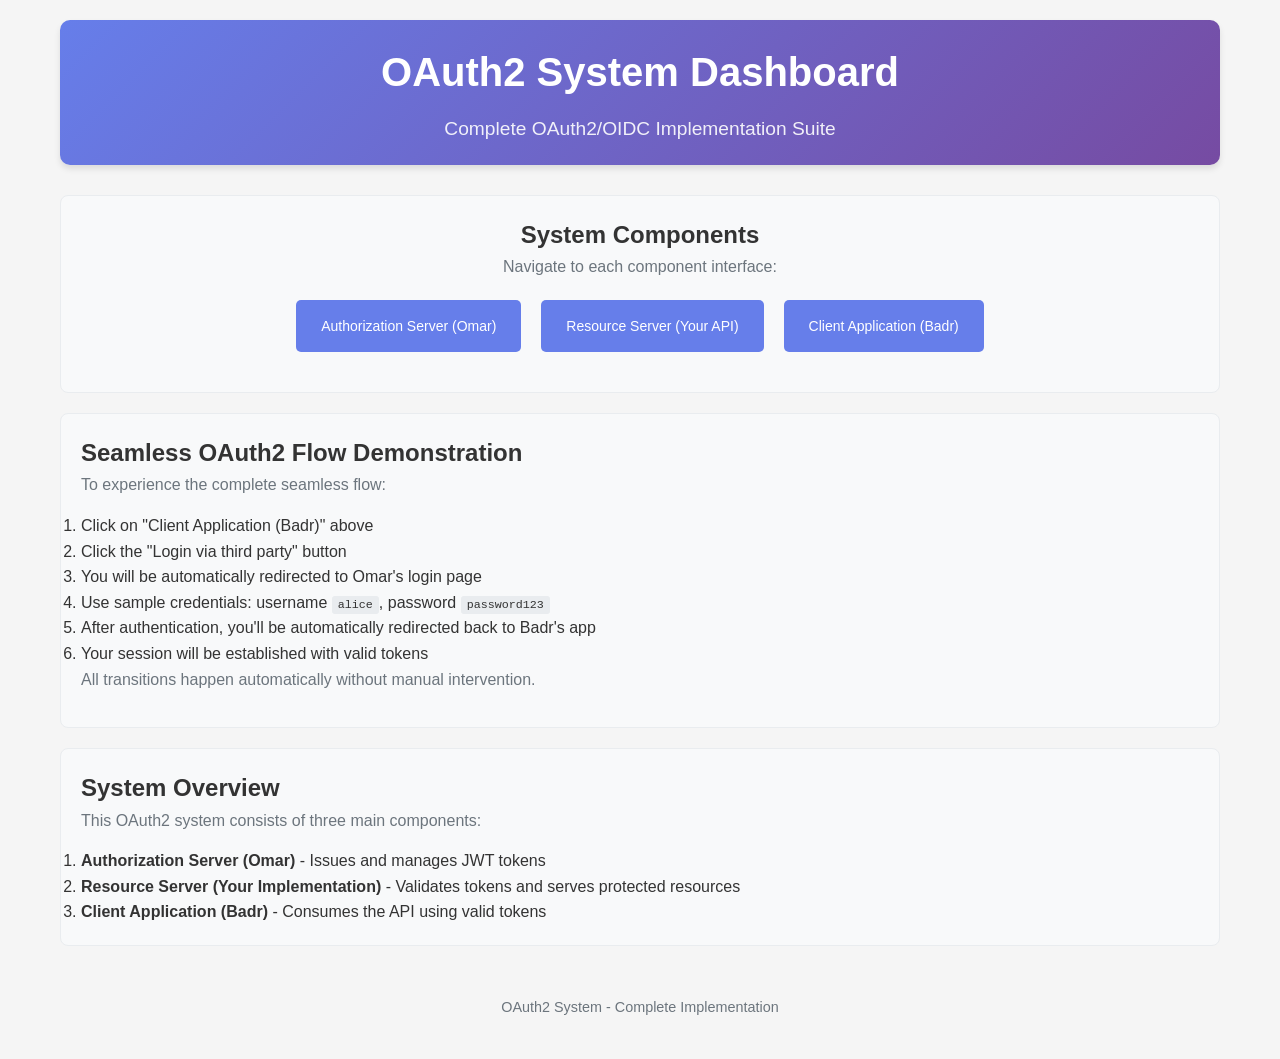
<file: frontend/index.html>
<!DOCTYPE html>
<html lang="en">
<head>
    <meta charset="UTF-8">
    <meta name="viewport" content="width=device-width, initial-scale=1.0">
    <title>OAuth2 System Dashboard</title>
    <link rel="stylesheet" href="styles.css">
    <link rel="stylesheet" href="static/css/index.css">
</head>
<body>
    <div class="container">
        <header>
            <h1>OAuth2 System Dashboard</h1>
            <p>Complete OAuth2/OIDC Implementation Suite</p>
        </header>

        <div class="endpoint-card centered-content">
            <h2>System Components</h2>
            <p>Navigate to each component interface:</p>
            <div class="flex-container">
                <a href="omar_auth_server.html" class="api-btn api-btn-large">Authorization Server (Omar)</a>
                <a href="resource_server.html" class="api-btn api-btn-large">Resource Server (Your API)</a>
                <a href="badr_client_app.html" class="api-btn api-btn-large">Client Application (Badr)</a>
            </div>
        </div>

        <div class="endpoint-card">
            <h2>Seamless OAuth2 Flow Demonstration</h2>
            <p>To experience the complete seamless flow:</p>
            <ol>
                <li>Click on "Client Application (Badr)" above</li>
                <li>Click the "Login via third party" button</li>
                <li>You will be automatically redirected to Omar's login page</li>
                <li>Use sample credentials: username <code>alice</code>, password <code>password123</code></li>
                <li>After authentication, you'll be automatically redirected back to Badr's app</li>
                <li>Your session will be established with valid tokens</li>
            </ol>
            <p>All transitions happen automatically without manual intervention.</p>
        </div>

        <div class="endpoint-card">
            <h2>System Overview</h2>
            <p>This OAuth2 system consists of three main components:</p>
            <ol>
                <li><strong>Authorization Server (Omar)</strong> - Issues and manages JWT tokens</li>
                <li><strong>Resource Server (Your Implementation)</strong> - Validates tokens and serves protected resources</li>
                <li><strong>Client Application (Badr)</strong> - Consumes the API using valid tokens</li>
            </ol>
        </div>

        <footer>
            <p>OAuth2 System - Complete Implementation</p>
        </footer>
    </div>

    <script src="static/js/index.js"></script>
</body>
</html>
</file>
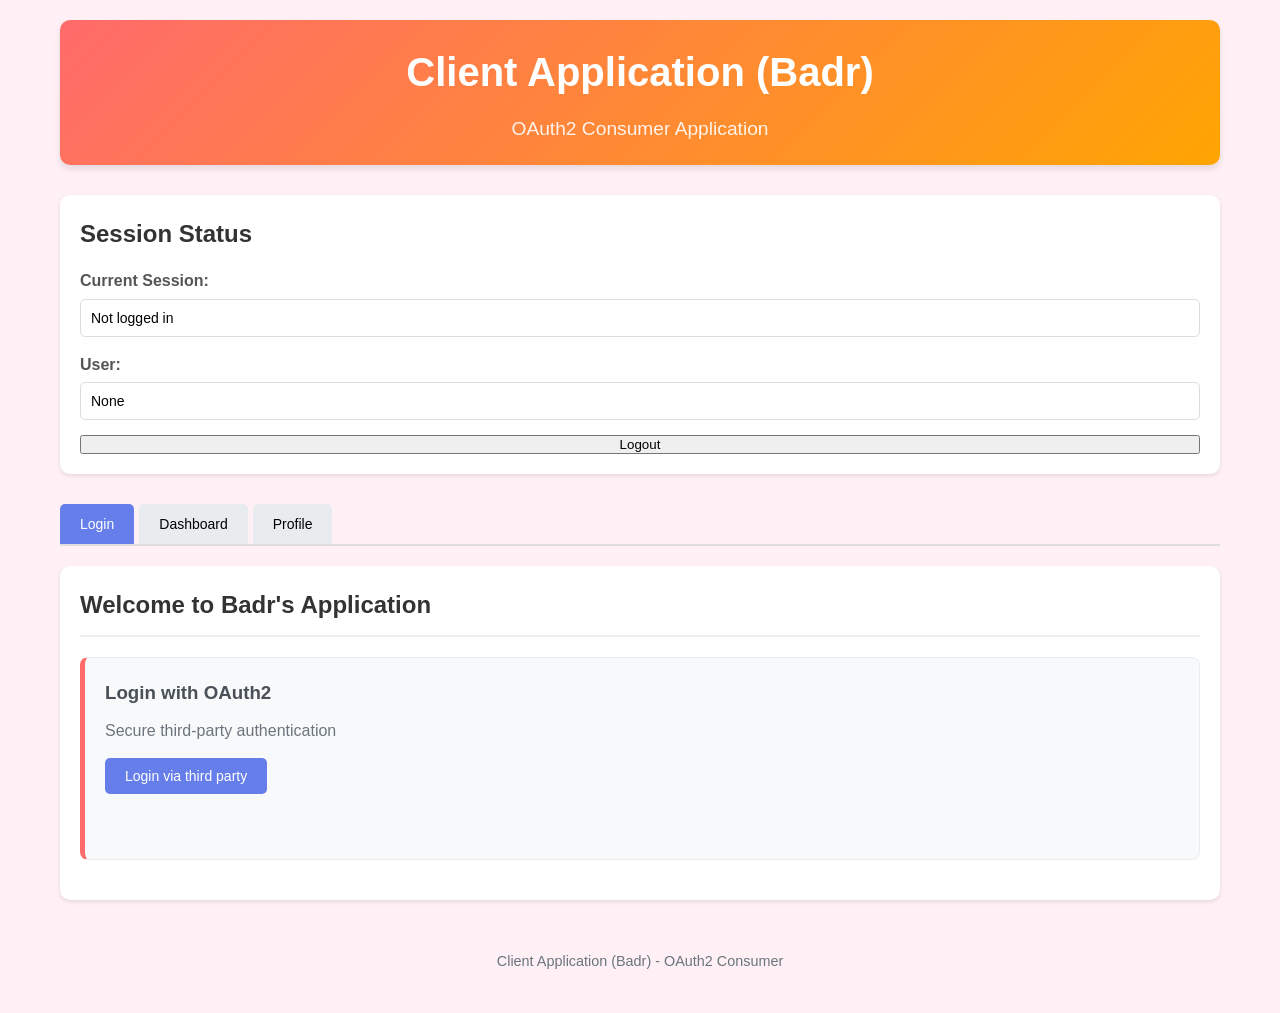
<file: frontend/badr_client_app.html>
<!DOCTYPE html>
<html lang="en">
<head>
    <meta charset="UTF-8">
    <meta name="viewport" content="width=device-width, initial-scale=1.0">
    <title>Client Application (Badr)</title>
    <link rel="stylesheet" href="styles.css">
    <link rel="stylesheet" href="static/css/badr_client_app.css">
</head>
<body>
    <div class="container">
        <header>
            <h1>Client Application (Badr)</h1>
            <p>OAuth2 Consumer Application</p>
        </header>

        <div class="token-section">
            <h2>Session Status</h2>
            <div class="token-inputs">
                <div>
                    <label for="sessionStatus">Current Session:</label>
                    <input type="text" id="sessionStatus" value="Not logged in" readonly>
                </div>
                <div>
                    <label for="userName">User:</label>
                    <input type="text" id="userName" value="None" readonly>
                </div>
                <button id="logoutBtn" onclick="logout()">Logout</button>
            </div>
        </div>

        <div class="tabs">
            <button class="tab-button active" data-tab="login">Login</button>
            <button class="tab-button" data-tab="dashboard">Dashboard</button>
            <button class="tab-button" data-tab="profile">Profile</button>
        </div>

        <div class="tab-content">
            <!-- Login Tab -->
            <div id="login" class="tab-pane active">
                <h2>Welcome to Badr's Application</h2>
                
                <div class="endpoint-card card">
                    <h3>Login with OAuth2</h3>
                    <p>Secure third-party authentication</p>
                    <button class="api-btn" onclick="loginWithOAuth2()" id="loginButton">Login via third party</button>
                    <div class="result" id="login-result"></div>
                </div>
            </div>

            <!-- Dashboard Tab -->
            <div id="dashboard" class="tab-pane">
                <h2>User Dashboard</h2>
                
                <div class="endpoint-card card">
                    <h3>Your Orders</h3>
                    <p>View your recent orders</p>
                    <button class="api-btn" onclick="loadOrders()">Load Orders</button>
                    <div class="result" id="orders-result"></div>
                </div>

                <div class="endpoint-card card">
                    <h3>Create New Order</h3>
                    <p>Place a new order</p>
                    <div class="form-group">
                        <input type="text" id="productName" placeholder="Product Name">
                        <input type="number" id="productAmount" placeholder="Amount" step="0.01">
                        <button class="api-btn" onclick="createOrder()">Create Order</button>
                    </div>
                    <div class="result" id="create-order-result"></div>
                </div>
            </div>

            <!-- Profile Tab -->
            <div id="profile" class="tab-pane">
                <h2>User Profile</h2>
                
                <div class="endpoint-card card">
                    <h3>Profile Information</h3>
                    <p>Your account details</p>
                    <button class="api-btn" onclick="loadProfile()">Load Profile</button>
                    <div class="result" id="profile-result"></div>
                </div>
            </div>
        </div>

        <footer>
            <p>Client Application (Badr) - OAuth2 Consumer</p>
        </footer>
    </div>

    <script src="static/js/badr_client_app.js"></script>
</body>
</html>
</file>
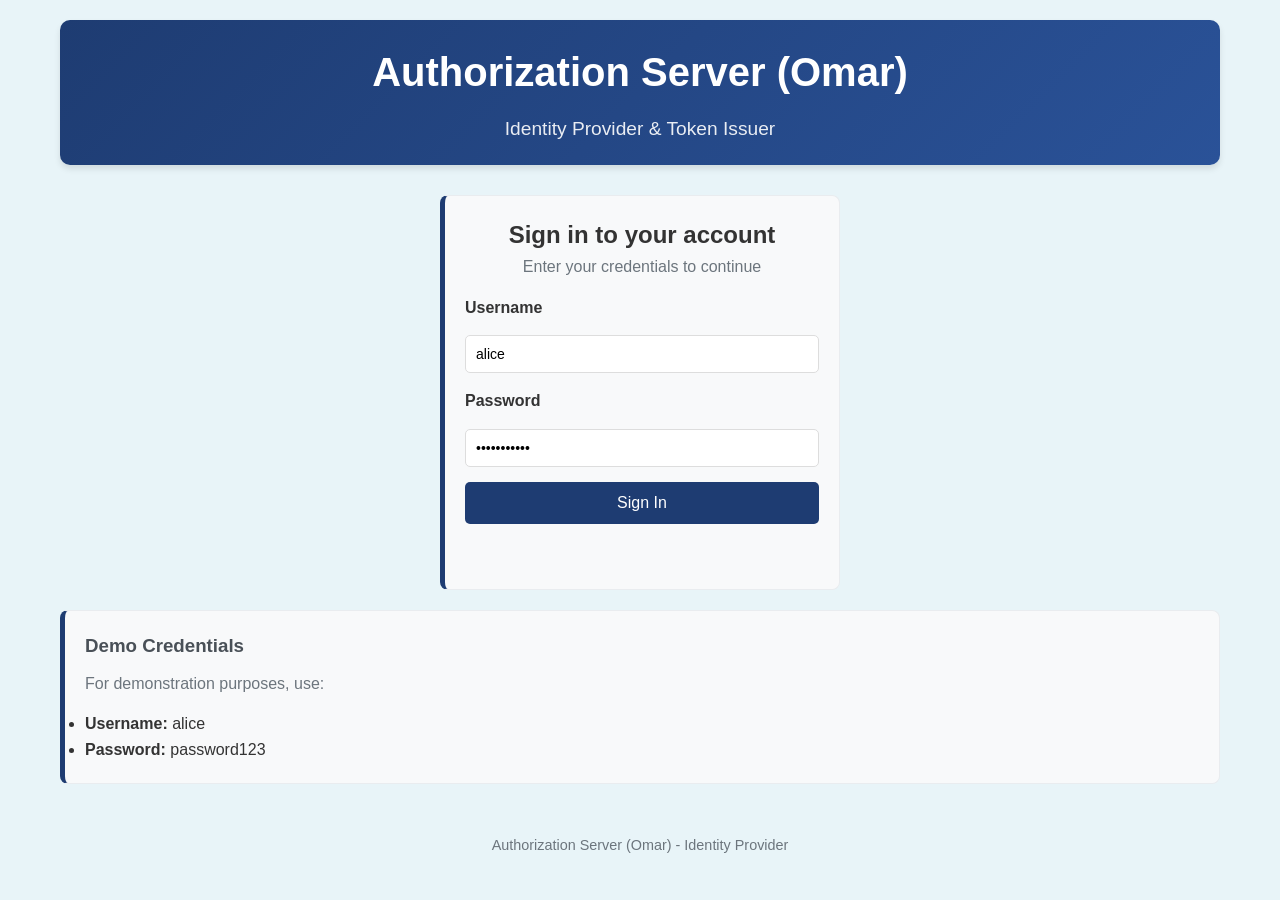
<file: frontend/omar_auth_server.html>
<!DOCTYPE html>
<html lang="en">
<head>
    <meta charset="UTF-8">
    <meta name="viewport" content="width=device-width, initial-scale=1.0">
    <title>Authorization Server (Omar)</title>
    <link rel="stylesheet" href="styles.css">
    <link rel="stylesheet" href="static/css/omar_auth_server.css">
</head>
<body>
    <div class="container">
        <header>
            <h1>Authorization Server (Omar)</h1>
            <p>Identity Provider & Token Issuer</p>
        </header>

        <div id="loginSection">
            <div class="endpoint-card card login-form">
                <h2 class="text-center">Sign in to your account</h2>
                <p class="text-center text-gray">Enter your credentials to continue</p>
                
                <div class="form-group">
                    <label for="username">Username</label>
                    <input type="text" id="username" placeholder="Enter your username" value="alice">
                </div>
                
                <div class="form-group">
                    <label for="password">Password</label>
                    <input type="password" id="password" placeholder="Enter your password" value="password123">
                </div>
                
                <button class="login-btn" onclick="authenticateUser()">Sign In</button>
                
                <div class="result" id="auth-result" style="margin-top: 15px;"></div>
            </div>
            
            <div class="endpoint-card card" style="margin-top: 20px;">
                <h3>Demo Credentials</h3>
                <p>For demonstration purposes, use:</p>
                <ul>
                    <li><strong>Username:</strong> alice</li>
                    <li><strong>Password:</strong> password123</li>
                </ul>
            </div>
        </div>

        <div id="consentSection" class="hidden">
            <div class="endpoint-card card">
                <h2>Authorize Application</h2>
                <p>The application <strong>Badr Client App</strong> wants to access your account:</p>
                
                <div class="consent-permission-box">
                    <h4>Requested Permissions:</h4>
                    <ul>
                        <li>View your profile information</li>
                        <li>View your orders</li>
                        <li>Create new orders</li>
                    </ul>
                </div>
                
                <div class="consent-buttons-container">
                    <button class="api-btn consent-allow-btn" onclick="grantConsent()">Allow</button>
                    <button class="api-btn consent-deny-btn" onclick="denyConsent()">Deny</button>
                </div>
                
                <div class="result margin-top-15" id="consent-result"></div>
            </div>
        </div>

        <footer>
            <p>Authorization Server (Omar) - Identity Provider</p>
        </footer>
    </div>

    <script src="static/js/omar_auth_server.js"></script>
</body>
</html>
</file>
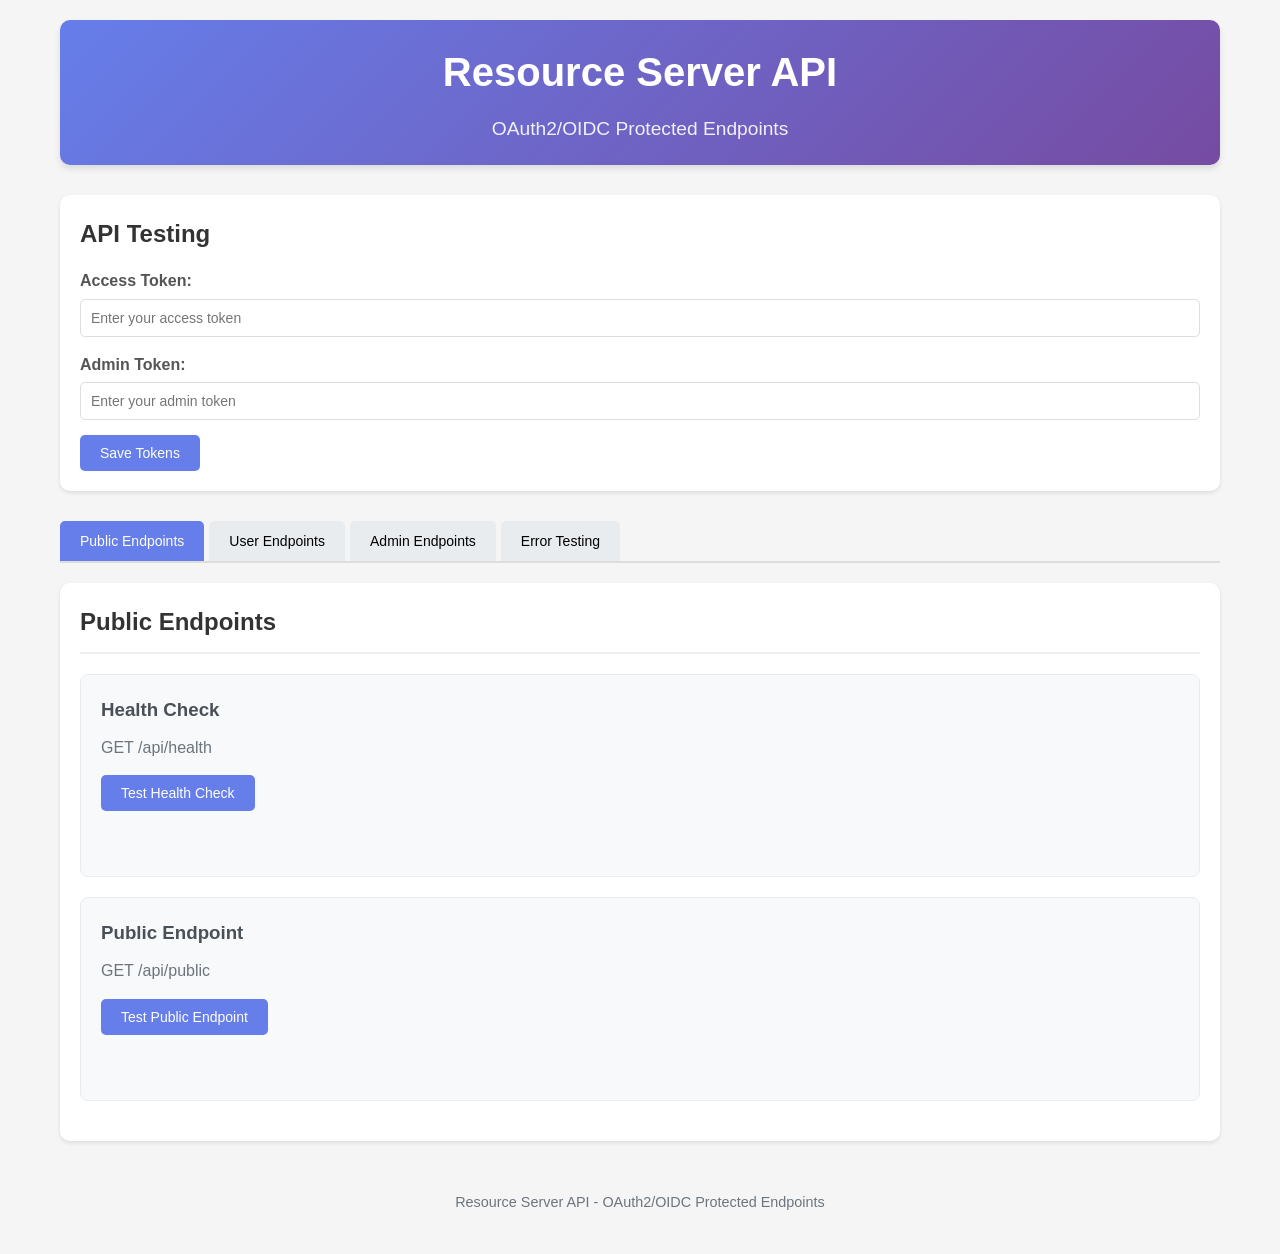
<file: frontend/resource_server.html>
<!DOCTYPE html>
<html lang="en">
<head>
    <meta charset="UTF-8">
    <meta name="viewport" content="width=device-width, initial-scale=1.0">
    <title>Resource Server API</title>
    <link rel="stylesheet" href="styles.css">

</head>
<body>
    <div class="container">
        <header>
            <h1>Resource Server API</h1>
            <p>OAuth2/OIDC Protected Endpoints</p>
        </header>

        <div class="token-section">
            <h2>API Testing</h2>
            <div class="token-inputs">
                <div>
                    <label for="accessToken">Access Token:</label>
                    <input type="password" id="accessToken" placeholder="Enter your access token">
                </div>
                <div>
                    <label for="adminToken">Admin Token:</label>
                    <input type="password" id="adminToken" placeholder="Enter your admin token">
                </div>
                <button id="saveTokens" onclick="saveTokens()">Save Tokens</button>
            </div>
        </div>

        <div class="tabs">
            <button class="tab-button active" data-tab="public">Public Endpoints</button>
            <button class="tab-button" data-tab="user">User Endpoints</button>
            <button class="tab-button" data-tab="admin">Admin Endpoints</button>
            <button class="tab-button" data-tab="errors">Error Testing</button>
        </div>

        <div class="tab-content">
            <!-- Public Endpoints Tab -->
            <div id="public" class="tab-pane active">
                <h2>Public Endpoints</h2>
                
                <div class="endpoint-card card">
                    <h3>Health Check</h3>
                    <p>GET /api/health</p>
                    <button class="api-btn" onclick="testHealthCheck()">Test Health Check</button>
                    <div class="result" id="health-result"></div>
                </div>

                <div class="endpoint-card card">
                    <h3>Public Endpoint</h3>
                    <p>GET /api/public</p>
                    <button class="api-btn" onclick="testPublicEndpoint()">Test Public Endpoint</button>
                    <div class="result" id="public-result"></div>
                </div>
            </div>

            <!-- User Endpoints Tab -->
            <div id="user" class="tab-pane">
                <h2>User Endpoints</h2>
                
                <div class="endpoint-card card">
                    <h3>Get User Info</h3>
                    <p>GET /api/me</p>
                    <p>Requires: <code>profile</code> or <code>openid</code> scope</p>
                    <button class="api-btn" onclick="getUserInfo()">Get User Info</button>
                    <div class="result" id="me-result"></div>
                </div>

                <div class="endpoint-card card">
                    <h3>Get Orders</h3>
                    <p>GET /api/orders</p>
                    <p>Requires: <code>read:orders</code> scope</p>
                    <button class="api-btn" onclick="getOrders()">Get Orders</button>
                    <div class="result" id="orders-result"></div>
                </div>

                <div class="endpoint-card card">
                    <h3>Create Order</h3>
                    <p>POST /api/orders</p>
                    <p>Requires: <code>write:orders</code> scope</p>
                    <div class="form-group">
                        <input type="text" id="product" placeholder="Product name">
                        <input type="number" id="amount" placeholder="Amount" step="0.01">
                        <button class="api-btn" onclick="createOrder()">Create Order</button>
                    </div>
                    <div class="result" id="create-order-result"></div>
                </div>
            </div>

            <!-- Admin Endpoints Tab -->
            <div id="admin" class="tab-pane">
                <h2>Admin Endpoints</h2>
                
                <div class="endpoint-card card">
                    <h3>Get Admin Stats</h3>
                    <p>GET /api/admin/stats</p>
                    <p>Requires: <code>admin</code> role</p>
                    <button class="api-btn" onclick="getAdminStats()">Get Admin Stats</button>
                    <div class="result" id="admin-stats-result"></div>
                </div>

                <div class="endpoint-card card">
                    <h3>Get All Users</h3>
                    <p>GET /api/admin/users</p>
                    <p>Requires: <code>admin:read</code> scope + <code>admin</code> role</p>
                    <button class="api-btn" onclick="getAllUsers()">Get All Users</button>
                    <div class="result" id="admin-users-result"></div>
                </div>
            </div>

            <!-- Error Testing Tab -->
            <div id="errors" class="tab-pane">
                <h2>Error Testing</h2>
                
                <div class="endpoint-card card">
                    <h3>Protected Endpoint Without Token</h3>
                    <p>GET /api/me (without Authorization header)</p>
                    <button class="api-btn" onclick="testWithoutToken()">Test Without Token</button>
                    <div class="result" id="no-token-result"></div>
                </div>

                <div class="endpoint-card card">
                    <h3>Invalid Token</h3>
                    <p>GET /api/me (with invalid Authorization header)</p>
                    <button class="api-btn" onclick="testInvalidToken()">Test Invalid Token</button>
                    <div class="result" id="invalid-token-result"></div>
                </div>
                
                <div class="endpoint-card card">
                    <h3>Expired Token</h3>
                    <p>GET /api/me (with expired token)</p>
                    <button class="api-btn" onclick="testExpiredToken()">Test Expired Token</button>
                    <div class="result" id="expired-token-result"></div>
                </div>
            </div>
        </div>

        <footer>
            <p>Resource Server API - OAuth2/OIDC Protected Endpoints</p>
        </footer>
    </div>

    <script src="static/js/resource_server.js"></script>
</body>
</html>
</file>
<file: frontend/styles.css>
/* Global Styles */
* {
    margin: 0;
    padding: 0;
    box-sizing: border-box;
}

body {
    font-family: 'Segoe UI', Tahoma, Geneva, Verdana, sans-serif;
    line-height: 1.6;
    color: #333;
    background-color: #f5f5f5;
}

.container {
    max-width: 1200px;
    margin: 0 auto;
    padding: 20px;
}

/* Header Styles */
header {
    text-align: center;
    margin-bottom: 30px;
    padding: 20px;
    background: linear-gradient(135deg, #667eea 0%, #764ba2 100%);
    color: white;
    border-radius: 10px;
    box-shadow: 0 4px 6px rgba(0, 0, 0, 0.1);
}

header h1 {
    font-size: 2.5em;
    margin-bottom: 10px;
}

header p {
    font-size: 1.2em;
    opacity: 0.9;
}

/* Token Section */
.token-section {
    background: white;
    padding: 20px;
    border-radius: 10px;
    box-shadow: 0 2px 4px rgba(0, 0, 0, 0.1);
    margin-bottom: 30px;
}

.token-section h2 {
    margin-bottom: 15px;
    color: #333;
}

.token-inputs {
    display: flex;
    flex-direction: column;
    gap: 15px;
}

.token-inputs div {
    display: flex;
    flex-direction: column;
    gap: 5px;
}

.token-inputs label {
    font-weight: bold;
    color: #555;
}

.token-inputs input {
    padding: 10px;
    border: 1px solid #ddd;
    border-radius: 5px;
    font-size: 14px;
}

.token-inputs input:focus {
    outline: none;
    border-color: #667eea;
    box-shadow: 0 0 0 2px rgba(102, 126, 234, 0.2);
}

#saveTokens {
    align-self: flex-start;
    padding: 10px 20px;
    background: #667eea;
    color: white;
    border: none;
    border-radius: 5px;
    cursor: pointer;
    font-size: 14px;
    transition: background 0.3s ease;
}

#saveTokens:hover {
    background: #5a6fd8;
}

/* Tabs */
.tabs {
    display: flex;
    gap: 5px;
    margin-bottom: 20px;
    border-bottom: 2px solid #ddd;
}

.tab-button {
    padding: 12px 20px;
    background: #e9ecef;
    border: none;
    border-radius: 5px 5px 0 0;
    cursor: pointer;
    font-size: 14px;
    font-weight: 500;
    transition: all 0.3s ease;
}

.tab-button.active {
    background: #667eea;
    color: white;
}

.tab-button:hover:not(.active) {
    background: #dee2e6;
}

/* Tab Content */
.tab-content {
    background: white;
    border-radius: 10px;
    box-shadow: 0 2px 4px rgba(0, 0, 0, 0.1);
    overflow: hidden;
}

.tab-pane {
    display: none;
    padding: 20px;
}

.tab-pane.active {
    display: block;
}

.tab-pane h2 {
    margin-bottom: 20px;
    color: #333;
    padding-bottom: 10px;
    border-bottom: 2px solid #eee;
}

/* Endpoint Cards */
.endpoint-card {
    background: #f8f9fa;
    border: 1px solid #e9ecef;
    border-radius: 8px;
    padding: 20px;
    margin-bottom: 20px;
    transition: transform 0.2s ease, box-shadow 0.2s ease;
}

.endpoint-card:hover {
    transform: translateY(-2px);
    box-shadow: 0 4px 8px rgba(0, 0, 0, 0.1);
}

.endpoint-card h3 {
    color: #495057;
    margin-bottom: 10px;
}

.endpoint-card p {
    margin-bottom: 15px;
    color: #6c757d;
}

.endpoint-card code {
    background: #e9ecef;
    padding: 2px 6px;
    border-radius: 3px;
    font-family: monospace;
    font-size: 0.9em;
}

.form-group {
    display: flex;
    flex-direction: column;
    gap: 10px;
    margin-bottom: 15px;
}

.form-group input {
    padding: 10px;
    border: 1px solid #ddd;
    border-radius: 5px;
    font-size: 14px;
}

.form-group input:focus {
    outline: none;
    border-color: #667eea;
    box-shadow: 0 0 0 2px rgba(102, 126, 234, 0.2);
}

/* Buttons */
.api-btn {
    padding: 10px 20px;
    background: #667eea;
    color: white;
    border: none;
    border-radius: 5px;
    cursor: pointer;
    font-size: 14px;
    font-weight: 500;
    transition: background 0.3s ease;
}

.api-btn:hover {
    background: #5a6fd8;
}

.api-btn:disabled {
    background: #adb5bd;
    cursor: not-allowed;
}

/* Results */
.result {
    margin-top: 15px;
    padding: 15px;
    border-radius: 5px;
    font-family: monospace;
    white-space: pre-wrap;
    word-break: break-all;
    max-height: 300px;
    overflow-y: auto;
}

.result.success {
    background: #d4edda;
    border: 1px solid #c3e6cb;
    color: #155724;
}

.result.error {
    background: #f8d7da;
    border: 1px solid #f5c6cb;
    color: #721c24;
}

.result.info {
    background: #d1ecf1;
    border: 1px solid #bee5eb;
    color: #0c5460;
}

/* Footer */
footer {
    text-align: center;
    margin-top: 30px;
    padding: 20px;
    color: #6c757d;
    font-size: 0.9em;
}

/* Responsive Design */
@media (max-width: 768px) {
    .container {
        padding: 10px;
    }
    
    header h1 {
        font-size: 2em;
    }
    
    .tabs {
        flex-direction: column;
    }
    
    .tab-button {
        border-radius: 5px;
        text-align: left;
    }
    
    .token-inputs {
        gap: 10px;
    }
    
    .form-group {
        gap: 8px;
    }
    
    .api-btn {
        width: 100%;
    }
}
</file>
<file: frontend/static/css/index.css>
.centered-content { text-align: center; }
.flex-container { 
    display: flex; 
    justify-content: center; 
    gap: 20px; 
    flex-wrap: wrap; 
    margin: 20px 0; 
}
.api-btn-large {
    text-decoration: none;
    padding: 15px 25px;
}
</file>
<file: frontend/static/css/badr_client_app.css>
body { background-color: #fff0f5; }
header { background: linear-gradient(135deg, #ff6b6b 0%, #ffa502 100%); }
.card { border-left: 5px solid #ff6b6b; }
</file>
<file: frontend/static/css/omar_auth_server.css>
body { background-color: #e8f4f8; }
header { background: linear-gradient(135deg, #1e3c72 0%, #2a5298 100%); }
.card { border-left: 5px solid #1e3c72; }
.login-form { max-width: 400px; margin: 0 auto; }
.form-group { margin-bottom: 15px; }
.form-group label { display: block; margin-bottom: 5px; font-weight: bold; }
.form-group input { width: 100%; padding: 10px; border: 1px solid #ddd; border-radius: 5px; }
.login-btn { width: 100%; padding: 12px; background: #1e3c72; color: white; border: none; border-radius: 5px; cursor: pointer; font-size: 16px; }
.login-btn:hover { background: #2a5298; }

/* Additional styles for Omar Auth Server */
.text-center { text-align: center; }
.text-gray { color: #666; }
.hidden { display: none; }
.consent-permission-box { 
    background: #f0f8ff; 
    padding: 15px; 
    border-radius: 5px; 
    margin: 15px 0; 
}
.consent-buttons-container { 
    display: flex; 
    gap: 10px; 
    margin-top: 20px; 
}
.consent-allow-btn { 
    flex: 1; 
    background: #28a745; 
}
.consent-deny-btn { 
    flex: 1; 
    background: #dc3545; 
}
.margin-top-15 { 
    margin-top: 15px; 
}
</file>
